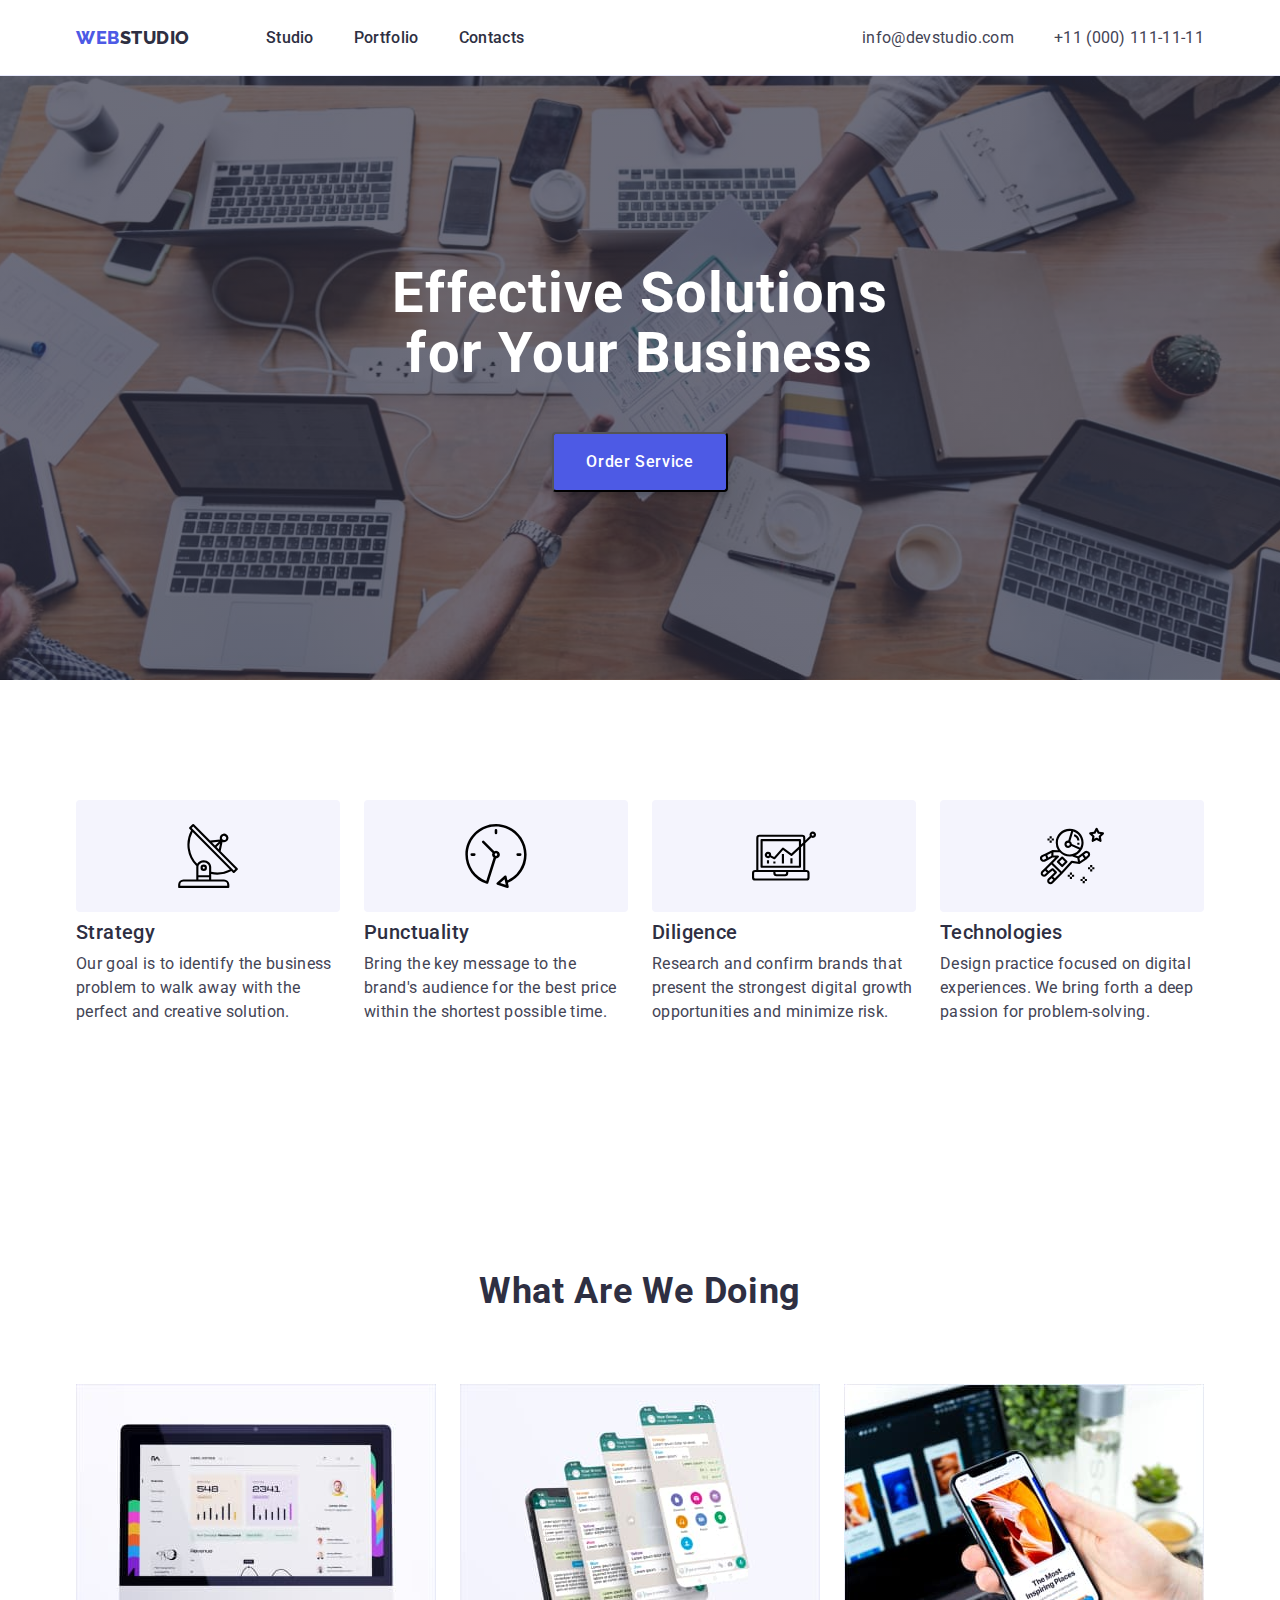
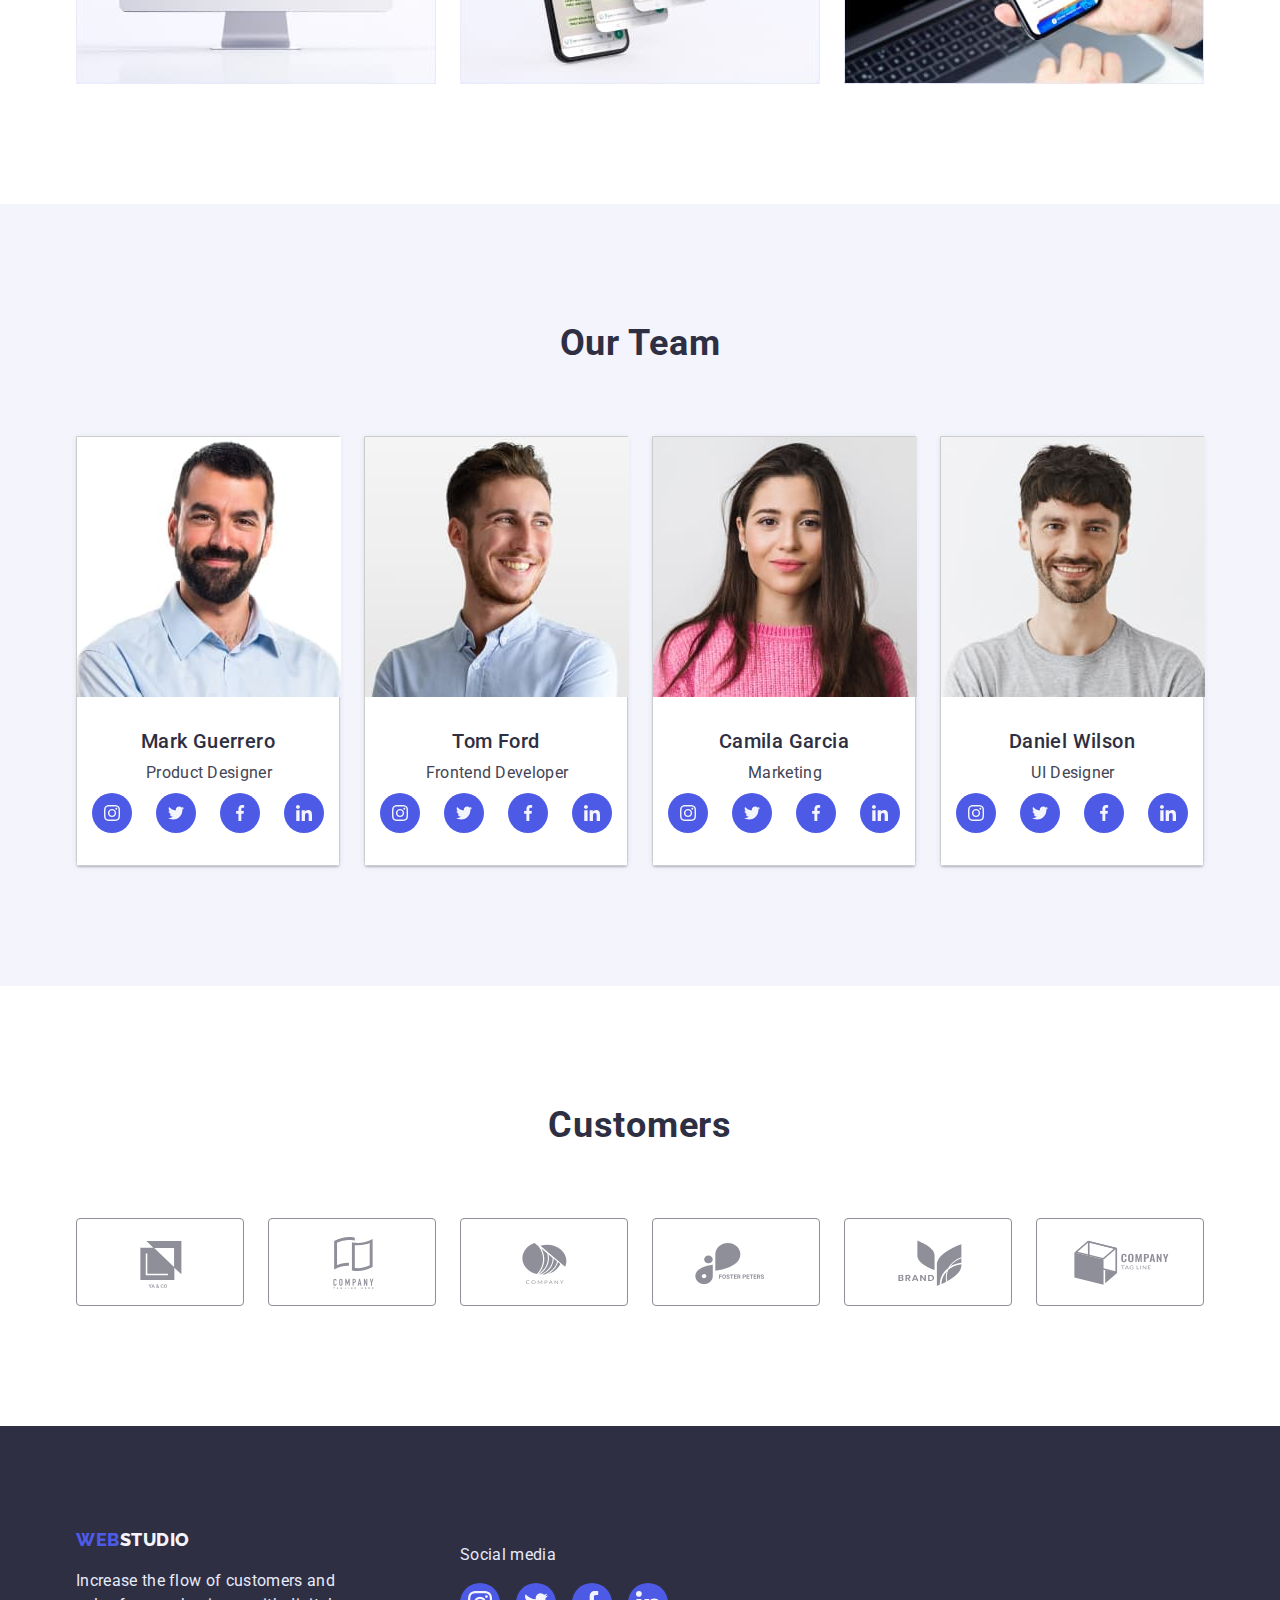
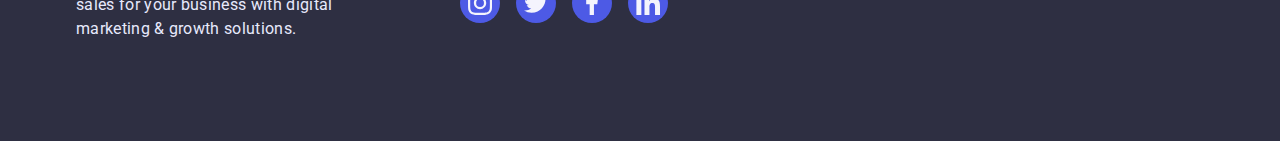
<file: index.html>
<!DOCTYPE html>
<html lang="en">
  <head>
    <meta charset="UTF-8" />
    <meta http-equiv="X-UA-Compatible" content="IE=edge" />
    <meta name="viewport" content="width=device-width, initial-scale=1.0" />
    <title>Main Page</title>
    <link rel="preconnect" href="https://fonts.googleapis.com" />
    <link rel="preconnect" href="https://fonts.gstatic.com" crossorigin />
    <link
      href="https://fonts.googleapis.com/css2?family=Raleway:wght@800&family=Roboto:wght@400;500;700&display=swap"
      rel="stylesheet"
    />
    <link
      rel="stylesheet"
      href="https://cdn.jsdelivr.net/npm/modern-normalize@1.1.0/modern-normalize.min.css"
    />
    <link rel="stylesheet" href="./css/styles.css" />
  </head>
  <body>
    <header class="page-header">
      <div class="container page-header-container">
        <nav class="page-nav">
          <a class="logo-link-header link" href="WEBSTUDIO"
            >WEB<span class="page-studio">Studio</span></a
          >
          <ul class="site-nav list">
            <li class="site-nav-item">
              <a class="site-nav link" href="./index.html">Studio</a>
            </li>
            <li class="site-nav-item">
              <a class="site-nav link" href="./portfolio.html">Portfolio</a>
            </li>
            <li class="site-nav-item">
              <a class="site-nav link" href="">Contacts</a>
            </li>
          </ul>
        </nav>
        <address class="menu-contacts">
          <ul class="menu-list list">
            <li class="menu-item">
              <a class="contacts link" href="info@devstudio.com"
                >info@devstudio.com</a
              >
            </li>
            <li class="menu-item-phone">
              <a class="contacts link" href="+110001111111"
                >+11 (000) 111-11-11</a
              >
            </li>
          </ul>
        </address>
      </div>
    </header>
    <main>
      <section class="hero">
        <div class="container">
          <h1 class="hero-title">Effective Solutions for Your Business</h1>
          <button class="modal-btn" type="button">Order Service</button>
        </div>
      </section>
      <section class="section-about-us section">
        <div class="container">
          <h2 hidden class="section-title">About us</h2>
          <ul class="section-feature list">
            <li class="section-item">
              <a href="" class="section-item-link">
                <svg class="section-item-icon" width="64" height="64">
                  <use href="./images/sprite-icons.svg#antenna"></use>
                </svg>
              </a>
              <h3 class="list-title">Strategy</h3>
              <p class="list-text">
                Our goal is to identify the business problem to walk away with
                the perfect and creative solution.
              </p>
            </li>
            <li class="section-item">
              <a href="" class="section-item-link">
                <svg class="section-item-icon" width="64" height="64">
                  <use href="./images/sprite-icons.svg#clock"></use>
                </svg>
              </a>
              <h3 class="list-title">Punctuality</h3>
              <p class="list-text">
                Bring the key message to the brand's audience for the best price
                within the shortest possible time.
              </p>
            </li>
            <li class="section-item">
              <a href="" class="section-item-link">
                <svg class="section-item-icon" width="64" height="64">
                  <use href="./images/sprite-icons.svg#diagram"></use>
                </svg>
              </a>
              <h3 class="list-title">Diligence</h3>
              <p class="list-text">
                Research and confirm brands that present the strongest digital
                growth opportunities and minimize risk.
              </p>
            </li>
            <li class="section-item">
              <a href="" class="section-item-link">
                <svg class="section-item-icon" width="64" height="64">
                  <use href="./images/sprite-icons.svg#astronaut"></use>
                </svg>
              </a>
              <h3 class="list-title">Technologies</h3>
              <p class="list-text">
                Design practice focused on digital experiences. We bring forth a
                deep passion for problem-solving.
              </p>
            </li>
          </ul>
        </div>
      </section>
      <section class="section-products section">
        <div class="container">
          <h2 class="section-title-products">What are we doing</h2>
          <ul class="section-products-list list">
            <li class="section-products-item">
              <img
                src="./images/img-gadget-1.jpg"
                alt="gadget-1"
                width="360"
                height="300"
              />
            </li>
            <li class="section-products-item">
              <img
                src="./images/img-gadget-2.jpg"
                alt="gadget-2"
                width="360"
                height="300"
              />
            </li>
            <li class="section-products-item">
              <img
                src="./images/img-gadget-3.jpg"
                alt="gadget-3"
                width="360"
                height="300"
              />
            </li>
          </ul>
        </div>
      </section>
      <section class="employees-section section">
        <div class="container">
          <h2 class="section-title-team">Our Team</h2>
          <ul class="list-profession list">
            <li class="profession-item">
              <img
                src="./images/img-card-1.jpg"
                alt="Mark Guarrero"
                width="264"
                height="260"
              />
              <div class="profession-item-employees-name">
                <h3 class="list-title">Mark Guerrero</h3>
                <p class="list-text">Product Designer</p>
                <ul class="social-list list">
                  <li class="social-list-item">
                    <a href="" class="social-list-link">
                      <svg class="social-list-icon" width="16" height="16">
                        <use href="./images/sprite.svg#instagram"></use>
                      </svg>
                    </a>
                  </li>
                  <li class="social-list-item">
                    <a href="" class="social-list-link">
                      <svg class="social-list-icon" width="16" height="16">
                        <use href="./images/sprite.svg#twitter"></use>
                      </svg>
                    </a>
                  </li>
                  <li class="social-list-item">
                    <a href="" class="social-list-link">
                      <svg class="social-list-icon" width="16" height="16">
                        <use href="./images/sprite.svg#facebook"></use>
                      </svg>
                    </a>
                  </li>
                  <li class="social-list-item">
                    <a href="" class="social-list-link">
                      <svg class="social-list-icon" width="16" height="16">
                        <use href="./images/sprite.svg#linkedin"></use>
                      </svg>
                    </a>
                  </li>
                </ul>
              </div>
            </li>
            <li class="profession-item">
              <img
                src="./images/img-card-2.jpg"
                alt="Tom Ford"
                width="264"
                height="260"
              />
              <div class="profession-item-employees-name">
                <h3 class="list-title">Tom Ford</h3>
                <p class="list-text">Frontend Developer</p>
                <ul class="social-list list">
                  <li class="social-list-item">
                    <a href="" class="social-list-link">
                      <svg class="social-list-icon" width="16" height="16">
                        <use href="./images/sprite.svg#instagram"></use>
                      </svg>
                    </a>
                  </li>
                  <li class="social-list-item">
                    <a href="" class="social-list-link">
                      <svg class="social-list-icon" width="16" height="16">
                        <use href="./images/sprite.svg#twitter"></use>
                      </svg>
                    </a>
                  </li>
                  <li class="social-list-item">
                    <a href="" class="social-list-link">
                      <svg class="social-list-icon" width="16" height="16">
                        <use href="./images/sprite.svg#facebook"></use>
                      </svg>
                    </a>
                  </li>
                  <li class="social-list-item">
                    <a href="" class="social-list-link">
                      <svg class="social-list-icon" width="16" height="16">
                        <use href="./images/sprite.svg#linkedin"></use>
                      </svg>
                    </a>
                  </li>
                </ul>
              </div>
            </li>
            <li class="profession-item">
              <img
                src="./images/img-card-3.jpg"
                alt="Camila Garcia"
                width="264"
                height="260"
              />
              <div class="profession-item-employees-name">
                <h3 class="list-title">Camila Garcia</h3>
                <p class="list-text">Marketing</p>
                <ul class="social-list list">
                  <li class="social-list-item">
                    <a href="" class="social-list-link">
                      <svg class="social-list-icon" width="16" height="16">
                        <use href="./images/sprite.svg#instagram"></use>
                      </svg>
                    </a>
                  </li>
                  <li class="social-list-item">
                    <a href="" class="social-list-link">
                      <svg class="social-list-icon" width="16" height="16">
                        <use href="./images/sprite.svg#twitter"></use>
                      </svg>
                    </a>
                  </li>
                  <li class="social-list-item">
                    <a href="" class="social-list-link">
                      <svg class="social-list-icon" width="16" height="16">
                        <use href="./images/sprite.svg#facebook"></use>
                      </svg>
                    </a>
                  </li>
                  <li class="social-list-item">
                    <a href="" class="social-list-link">
                      <svg class="social-list-icon" width="16" height="16">
                        <use href="./images/sprite.svg#linkedin"></use>
                      </svg>
                    </a>
                  </li>
                </ul>
              </div>
            </li>
            <li class="profession-item">
              <img
                src="./images/img-card-4.jpg"
                alt="Daniel Wilson"
                width="264"
                height="260"
              />
              <div class="profession-item-employees-name">
                <h3 class="list-title">Daniel Wilson</h3>
                <p class="list-text">UI Designer</p>
                <ul class="social-list list">
                  <li class="social-list-item">
                    <a href="" class="social-list-link">
                      <svg class="social-list-icon" width="16" height="16">
                        <use href="./images/sprite.svg#instagram"></use>
                      </svg>
                    </a>
                  </li>
                  <li class="social-list-item">
                    <a href="" class="social-list-link">
                      <svg class="social-list-icon" width="16" height="16">
                        <use href="./images/sprite.svg#twitter"></use>
                      </svg>
                    </a>
                  </li>
                  <li class="social-list-item">
                    <a href="" class="social-list-link">
                      <svg class="social-list-icon" width="16" height="16">
                        <use href="./images/sprite.svg#facebook"></use>
                      </svg>
                    </a>
                  </li>
                  <li class="social-list-item">
                    <a href="" class="social-list-link">
                      <svg class="social-list-icon" width="16" height="16">
                        <use href="./images/sprite.svg#linkedin"></use>
                      </svg>
                    </a>
                  </li>
                </ul>
              </div>
            </li>
          </ul>
        </div>
      </section>
      <section class="section-customers section">
        <div class="container">
          <h2 class="section-customers-title">Customers</h2>
          <ul class="section-customers-list list">
            <li class="section-customers-item">
              <a href="" class="section-customers-link">
                <svg class="section-customers-icon" width="104" height="56">
                  <use href="./images/sprite-logo.svg#logo-1"></use>
                </svg>
              </a>
            </li>
            <li class="section-customers-item">
              <a href="" class="section-customers-link">
                <svg class="section-customers-icon" width="104" height="56">
                  <use href="./images/sprite-logo.svg#logo-2"></use>
                </svg>
              </a>
            </li>
            <li class="section-customers-item">
              <a href="" class="section-customers-link">
                <svg class="section-customers-icon" width="104" height="56">
                  <use href="./images/sprite-logo.svg#logo-3"></use>
                </svg>
              </a>
            </li>
            <li class="section-customers-item">
              <a href="" class="section-customers-link">
                <svg class="section-customers-icon" width="104" height="56">
                  <use href="./images/sprite-logo.svg#logo-4"></use>
                </svg>
              </a>
            </li>
            <li class="section-customers-item">
              <a href="" class="section-customers-link">
                <svg class="section-customers-icon" width="104" height="56">
                  <use href="./images/sprite-logo.svg#logo-5"></use>
                </svg>
              </a>
            </li>
            <li class="section-customers-item">
              <a href="" class="section-customers-link">
                <svg class="section-customers-icon" width="104" height="56">
                  <use href="./images/sprite-logo.svg#logo-6"></use>
                </svg>
              </a>
            </li>
          </ul>
        </div>
      </section>
    </main>
    <footer class="page-down">
      <div class="footer-container container">
        <div class="page-down-list">
        <a class="logo-link-down link" href="WEBSTUDIO"
          >WEB<span class="studio">Studio</span></a
        >
        <p class="down-list-text">
          Increase the flow of customers and sales for your business with
          digital marketing & growth solutions.
        </p>
        </div>
        <div class="social-media">
          <p class="social-media-text">Social media</p>
          <ul class="social-media-list list">
            <li class="social-media-list-item">
              <a href="" class="social-media-list-link">
                <svg class="social-media-list-icon" width="24" height="24">
                  <use href="./images/sprite.svg#instagram"></use>
                </svg>
              </a>
            </li>
            <li class="social-media-list-item">
              <a href="" class="social-media-list-link">
                <svg class="social-media-list-icon" width="24" height="24">
                  <use href="./images/sprite.svg#twitter"></use>
                </svg>
              </a>
            </li>
            <li class="social-media-list-item">
              <a href="" class="social-media-list-link">
                <svg class="social-media-list-icon" width="24" height="24">
                  <use href="./images/sprite.svg#facebook"></use>
                </svg>
              </a>
            </li>
            <li class="social-media-list-item">
              <a href="" class="social-media-list-link">
                <svg class="social-media-list-icon" width="24" height="24">
                  <use href="./images/sprite.svg#linkedin"></use>
                </svg>
              </a>
            </li>
          </ul>
        </div>
      </div>
    </footer>
  </body>
</html>
</file>
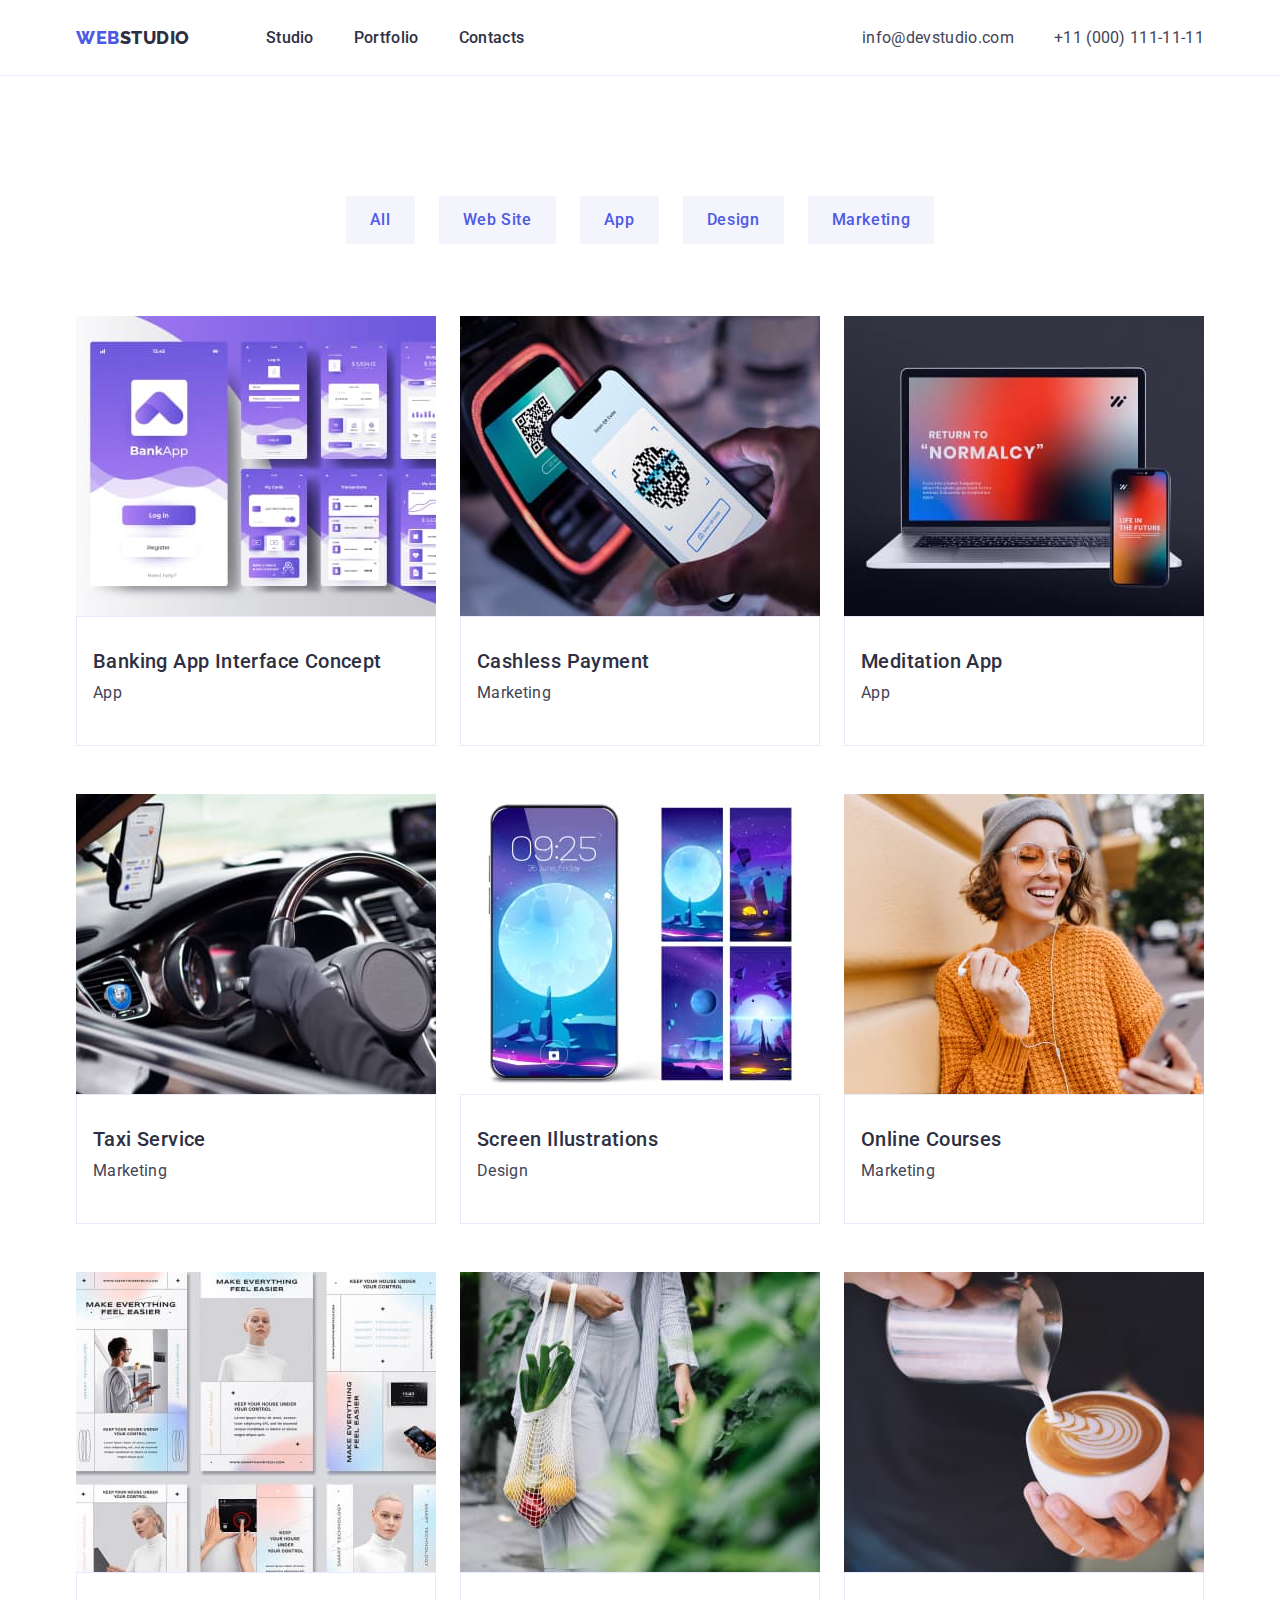
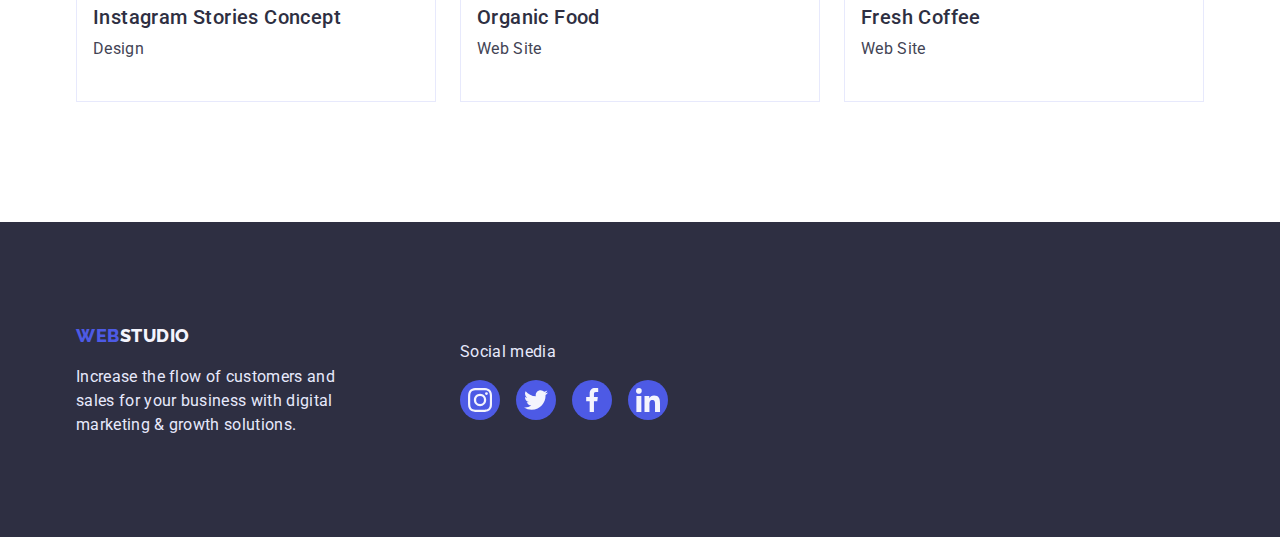
<file: portfolio.html>
<!DOCTYPE html>
<html lang="en">
  <head>
    <meta charset="UTF-8" />
    <meta http-equiv="X-UA-Compatible" content="IE=edge" />
    <meta name="viewport" content="width=device-width, initial-scale=1.0" />
    <title>Portfolio</title>
    <link rel="preconnect" href="https://fonts.googleapis.com" />
    <link rel="preconnect" href="https://fonts.gstatic.com" crossorigin />
    <link
      href="https://fonts.googleapis.com/css2?family=Raleway:wght@800&family=Roboto:wght@400;500;700&display=swap"
      rel="stylesheet"
    />
    <link
      rel="stylesheet"
      href="https://cdn.jsdelivr.net/npm/modern-normalize@1.1.0/modern-normalize.min.css"
    />
    <link rel="stylesheet" href="./css/styles.css" />
  </head>
  <body>
    <header class="page-header">
      <div class="container page-header-container">
        <nav class="page-nav">
          <a class="logo-link-header link" href="WEBSTUDIO"
            >WEB<span class="page-studio">Studio</span></a
          >
          <ul class="site-nav list">
            <li class="site-nav-item">
              <a class="site-nav link" href="./index.html">Studio</a>
            </li>
            <li class="site-nav-item">
              <a class="site-nav link" href="./portfolio.html">Portfolio</a>
            </li>
            <li class="site-nav-item">
              <a class="site-nav link" href="">Contacts</a>
            </li>
          </ul>
        </nav>
        <address class="menu-contacts">
          <ul class="menu-list list">
            <li class="menu-item">
              <a class="contacts link" href="info@devstudio.com"
                >info@devstudio.com</a
              >
            </li>
            <li class="menu-item-phone">
              <a class="contacts link" href="+110001111111"
                >+11 (000) 111-11-11</a
              >
            </li>
          </ul>
        </address>
      </div>
    </header>
    <main>
      <section class="portfolio section">
        <div class="container">
          <h1 hidden class="section-title">Portfolio</h1>
          <ul class="filters-btn list">
            <li>
              <button class="filter-btn-item" type="button">All</button>
            </li>
            <li>
              <button class="filter-btn-item" type="button">Web Site</button>
            </li>
            <li>
              <button class="filter-btn-item" type="button">App</button>
            </li>
            <li>
              <button class="filter-btn-item" type="button">Design</button>
            </li>
            <li>
              <button class="filter-btn-item" type="button">Marketing</button>
            </li>
          </ul>

          <ul class="cards-menu-link list">
            <li class="card-item list">
              <a class="link" href="#">
                <img
                  src="./images/img-row-up-1.jpg"
                  alt="Banking App Interface Concept"
                  width="360"
                  height="300"
                />
                <div class="card-list-title-text">
                  <h2 class="list-title">Banking App Interface Concept</h2>
                  <p class="list-text">App</p>
                </div>
              </a>
            </li>
            <li class="card-item list">
              <a class="link" href="#">
                <img
                  src="./images/img-row-up-2.jpg"
                  alt="Cashless Payment"
                  width="360"
                  height="300"
                />
                <div class="card-list-title-text">
                  <h2 class="list-title">Cashless Payment</h2>
                  <p class="list-text">Marketing</p>
                </div>
              </a>
            </li>
            <li class="card-item list">
              <a class="link" href="#">
                <img
                  src="./images/img-row-up-3.jpg"
                  alt="Meditaion App"
                  width="360"
                  height="300"
                />
                <div class="card-list-title-text">
                  <h2 class="list-title">Meditation App</h2>
                  <p class="list-text">App</p>
                </div>
              </a>
            </li>
            <li class="card-item list">
              <a class="link" href="#">
                <img
                  src="./images/img-row-medium-1.jpg"
                  alt="Taxi Service"
                  width="360"
                  height="300"
                />
                <div class="card-list-title-text">
                  <h2 class="list-title">Taxi Service</h2>
                  <p class="list-text">Marketing</p>
                </div>
              </a>
            </li>
            <li class="card-item list">
              <a class="link" href="#">
                <img
                  src="./images/img-row-medium-2.jpg"
                  alt="Screen Illustrations"
                  width="360"
                  height="300"
                />
                <div class="card-list-title-text">
                  <h2 class="list-title">Screen Illustrations</h2>
                  <p class="list-text">Design</p>
                </div>
              </a>
            </li>
            <li class="card-item list">
              <a class="link" href="#">
                <img
                  src="./images/img-row-medium-3.jpg"
                  alt="Online Courses"
                  width="360"
                  height="300"
                />
                <div class="card-list-title-text">
                  <h2 class="list-title">Online Courses</h2>
                  <p class="list-text">Marketing</p>
                </div>
              </a>
            </li>
            <li class="card-item list">
              <a class="link" href="#">
                <img
                  src="./images/img-row-down-1.jpg"
                  alt="Instagram Stories Concept"
                  width="360"
                  height="300"
                />
                <div class="card-list-title-text">
                  <h2 class="list-title">Instagram Stories Concept</h2>
                  <p class="list-text">Design</p>
                </div>
              </a>
            </li>
            <li class="card-item list">
              <a class="link" href="#">
                <img
                  src="./images/img-row-down-2.jpg"
                  alt="Organic Food"
                  width="360"
                  height="300"
                />
                <div class="card-list-title-text">
                  <h2 class="list-title">Organic Food</h2>
                  <p class="list-text">Web Site</p>
                </div>
              </a>
            </li>
            <li class="card-item list">
              <a class="link" href="#">
                <img
                  src="./images/img-row-down-3.jpg"
                  alt="Fresh Coffee"
                  width="360"
                  height="300"
                />
                <div class="card-list-title-text">
                  <h2 class="list-title">Fresh Coffee</h2>
                  <p class="list-text">Web Site</p>
                </div>
              </a>
            </li>
          </ul>
        </div>
      </section>
    </main>
    <footer class="page-down">
      <div class="footer-container container">
        <div class="page-down-list">
        <a class="logo-link-down link" href="WEBSTUDIO"
          >WEB<span class="studio">Studio</span></a
        >
        <p class="down-list-text">
          Increase the flow of customers and sales for your business with
          digital marketing & growth solutions.
        </p>
        </div>
        <div class="social-media">
          <p class="social-media-text">Social media</p>
          <ul class="social-media-list list">
            <li class="social-media-list-item">
              <a href="" class="social-media-list-link">
                <svg class="social-media-list-icon" width="24" height="24">
                  <use href="./images/sprite.svg#instagram"></use>
                </svg>
              </a>
            </li>
            <li class="social-media-list-item">
              <a href="" class="social-media-list-link">
                <svg class="social-media-list-icon" width="24" height="24">
                  <use href="./images/sprite.svg#twitter"></use>
                </svg>
              </a>
            </li>
            <li class="social-media-list-item">
              <a href="" class="social-media-list-link">
                <svg class="social-media-list-icon" width="24" height="24">
                  <use href="./images/sprite.svg#facebook"></use>
                </svg>
              </a>
            </li>
            <li class="social-media-list-item">
              <a href="" class="social-media-list-link">
                <svg class="social-media-list-icon" width="24" height="24">
                  <use href="./images/sprite.svg#linkedin"></use>
                </svg>
              </a>
            </li>
          </ul>
        </div>
      </div>
    </footer>
  </body>
</html>
</file>
<file: css/styles.css>
:root {
  --primary-font: "Roboto", sans-serif;
  --secondary-font: "Raleway", sans-serif;
  --accent-color: #404bbf;
  --text-color: #2e2f42;
  --background-color: #2e2f42;
}

h1,
h2,
h3,
h4,
p {
  margin: 0;
  padding: 0;
}

ul,
ol {
  margin: 0;
  padding: 0;
}

img {
  display: block;
}

.modal-btn {
  cursor: pointer;
}

.list {
  list-style: none;
}

.link {
  text-decoration: none;
}

body {
  font-family: var(--primary-font);
   color: #434455;
}

.page-header {
  border-bottom: 1px solid #E7E9FC;
}

.container {
  width: 1158px;
  margin-left: auto;
  margin-right: auto;
  padding-right: 15px;
  padding-left: 15px;
   }

 .page-header-container {
display: flex;
align-items: center;
justify-content: space-between;
 }

 .page-nav {
display: flex;
align-items: center;
 }

  .site-nav {
display: flex;
align-items: center;
 }

 .site-nav-item:not(:last-child) {
  margin-right: 40px;
 }

  .menu-list {
 display: flex;
 align-items: center;
 }

.logo-link-header {
  font-family: var(--secondary-font);
  font-weight: 800;
  font-size: 18px;
  line-height: 1.17;
  letter-spacing: 0.03em;
  align-items: center;
  text-transform: uppercase;
  margin-right: 76px;
  padding-top: 24px;
  padding-bottom: 24px;
  padding-left: 0px;
   color: #4d5ae5;
}

.web {
  font-family: var(--secondary-font);
  font-weight: 800;
  font-size: 18px;
  line-height: 1.5;
  letter-spacing: 0.03em;
  color: #4d5ae5;
}

.page-studio {
  font-family: var(--secondary-font);
  font-weight: 800;
  font-size: 18px;
  line-height: 1.5;
  letter-spacing: 0.03em;
  color: var(--text-color);
}

.site-nav .link {
  font-weight: 500;
  font-size: 16px;
  line-height: 1.5;
  letter-spacing: 0.02em;
  color: var(--text-color);
}

.site-nav .link:hover,
.site-nav .link:focus {
  color: var(--accent-color);
}

.menu-list .link {
  font-weight: 400;
  font-size: 16px;
  line-height: 1.5;
  letter-spacing: 0.02em;
  color: #434455;
}

.menu-list .link:hover,
.menu-list .link:focus {
  color: var(--accent-color);
}

.list-title {
  font-weight: 500;
  font-size: 20px;
  line-height: 1.2;
  letter-spacing: 0.02em;
  margin-bottom: 8px;
  color: var(--text-color);
}

.list-text {
  font-weight: 400;
  font-size: 16px;
  line-height: 1.5;
  letter-spacing: 0.02em;
  width: 264px;
  color: #434455;
  margin-bottom: 8px;
}

.menu-contacts {
  font-style: normal;
  margin-left: auto;
}

.menu-item-phone {
  margin-left: 40px;
}

  
.section {
  padding-top: 120px;
  padding-bottom: 120px;
   }

.hero {
background-color:var(--background-color);
background-image: linear-gradient(
   rgba(46, 47, 66, 0.7),
   rgba(46, 47, 66, 0.7)
   ), 
   url(../images/hero-bg.jpg);
background-repeat: no-repeat;
background-position: center;
background-size: cover;
padding-top: 188px;
padding-bottom: 188px;
}

.hero-title {
font-family: var(--primary-font);
 font-weight: 700;
 font-size: 56px;
 line-height: 1.07;
 text-align: center;
 letter-spacing: 0.02em;
  width: 496px;
  margin-left: auto;
  margin-right: auto;
 color: #ffffff;
  }

  .modal-btn {
    display: flex;
    font-family: var(--primary-font);
    font-weight: 500;
    font-size: 16px;
    line-height: 1.5;
    letter-spacing: 0.04em; 
    color: #FFFFFF;
    padding: 16px 32px;
    margin-top: 48px;
    margin-left: auto;
    margin-right: auto;
    text-align: center;
    background-color: #4D5AE5;
    box-shadow: 0px 4px 4px rgba(0, 0, 0, 0.15);
    border-radius: 4px;
  }
  
  .modal-btn:hover,
  .modal-btn:focus {
  color: #FFFFFF;
  background-color: var(--accent-color);
    }
  
.section-feature {
display: flex;
flex-wrap:wrap;
gap: 24px;
}

.section-item-link {
  display: flex;
  justify-content: center;
  align-items: center;
  width: 264x;
  height: 112px;
  background: #F4F4FD;
  border-radius: 4px;
  margin-bottom: 8px;
 }
  
.section-title-products {
   font-style: normal;
  font-weight: 700;
  font-size: 36px;
  line-height: 1.11;
  letter-spacing: 0.02em;
  text-transform: capitalize;
 margin-bottom: 72px;
  color: var(--text-color);
 text-align: center;
}

.section-products-list {
 display: flex;
flex-wrap:wrap;
gap: 24px;
}

.employees-section {
  background-color: #F4F4FD;
 }

 .section-title-team {
  font-style: normal;
 font-weight: 700;
 font-size: 36px;
 line-height: 1.11;
 letter-spacing: 0.02em;
 text-transform: capitalize;
 color:var(--text-color); 
 text-align: center;
 margin-bottom: 72px;
     }

.list-profession {
display: flex;
flex-wrap: wrap;
gap: 24px;
}

.profession-item {
width: 264px;
border: 1px solid #ccc;
box-shadow: 0px 1px 6px rgba(46, 47, 66, 0.08), 0px 1px 1px rgba(46, 47, 66, 0.16), 0px 2px 1px rgba(46, 47, 66, 0.08);
border-radius: 0px 0px 4px 4px;
}

.profession-item-employees-name {
  padding-top: 32px;
  padding-bottom: 32px;
  text-align: center;
  background-color: #FFFFFF;
}

.social-list-link {
  display: flex;
  justify-content: center;
  align-items: center;
  width: 40px;
  height: 40px;
  border-radius: 50%;
  background-color: #4D5AE5;  
 }

 .social-list {
  display: flex;
  justify-content: center;
  gap: 24px;
 }

 .social-list-icon {
fill: #f4f4fd;
 }

 .social-list-link:hover,
 .social-list-link:focus {
  background-color: #404BBF;
 }
  
 .social-list-link {
  background-color: #4D5AE5;
 }

 .section-customers-title {
    font-style: normal;
   font-weight: 700;
   font-size: 36px;
   line-height: 1.11;
   letter-spacing: 0.02em;
   text-transform: capitalize;
   color:var(--text-color); 
   text-align: center;
   margin-bottom: 72px;
   }

  .section-customers-list {
  display: flex;
  justify-content: center;
  gap: 24px;
   }

 .section-customers-link {
  display: flex;
  justify-content: center;
  align-items: center;
  width: 168px;
  height: 88px;
  background: #FFFFFF;
  border-radius: 4px;
  border: 1px solid #8e8f99;
  color: #8e8f99;
  }

  .section-customers-icon {
 fill: currentColor;
  }
 
 .section-customers-link:hover, 
 .section-customers-link:focus {
  border: 1px solid #404BBF;
  color: #404BBF;
 }

  .footer-container {
  display: flex;
  align-items: center;
  padding-top: 100px;
  padding-bottom:100px;
    }
  
 .logo-link-down {
  font-family: var(--secondary-font);
  font-weight: 800;
  font-size: 18px;
  line-height: 1.17;
  letter-spacing: 0.03em;
  align-items: center;
  text-transform: uppercase;
  color: #4d5ae5;
}

.studio {
  font-family: var(--secondary-font);
  font-weight: 800;
  font-size: 18px;
  line-height: 1.5;
  letter-spacing: 0.03em;
  color: #f4f4fd;
}

.down-list-text {
  font-weight: 400;
  font-size: 16px;
  line-height: 1.5;
  letter-spacing: 0.02em;
  width: 264px;
  margin-top: 16px;
  color: #E7E9FC;
}

.footer-container {
  display: flex;
  align-items: center;
   padding-top: 100px;
  padding-bottom:100px;
    }

.page-down {
  background-color: var(--background-color);
  }
  
.social-media-list {
  display: flex;
  gap: 16px;
  margin-top: 16px;
  }

 .social-media-text {
  font-weight: 400;
  font-size: 16px;
  line-height: 1.5;
  letter-spacing: 0.02em;
  color: #E7E9FC;
 }   
 
 .social-media-list-icon {
  fill: #f4f4fd;
  }
      
.social-media-list-link:hover,
.social-media-list-link:focus {
  background-color: #31D0AA;
   }
        
.social-media-list-link {
  display: flex;
  justify-content: center;
  align-items: center;
  width: 40px;
  height: 40px;
  border-radius: 50%;
  background-color: #4D5AE5; 
   }

 .social-media {
margin-left: 120px;
 }

.filters-btn {
display: flex;
flex-direction: row;
align-items: center;
margin-bottom: 72px;
justify-content:center;
text-align: center;
gap: 24px;
}
      
.filter-btn-item {
  font-family: var(--primary-font);
  font-weight: 500;
  font-size: 16px;
  line-height: 1.5;
  letter-spacing: 0.04em; 
  color: #4D5AE5;
  background-color: #F4F4FD;
  padding: 12px 24px;
  cursor: pointer;
  border: none;
}

.filter-btn-item:hover,
.filter-btn-item:focus {
color: #FFFFFF;
background-color: var(--accent-color);
}

.filter-btn-item:hover,
.filter-btn-item:focus {
  box-shadow: 0px 3px 1px rgba(0, 0, 0, 0.1), 0px 2px 1px rgba(0, 0, 0, 0.08), 0px 2px 2px rgba(0, 0, 0, 0.12);
}

.cards-menu-link {
  display: flex;
  flex-wrap: wrap;
  column-gap: 24px;
  }

 .card-item:not(:nth-last-child(-n + 3)) {
 margin-bottom: 48px;
   }

.card-item:hover {
box-shadow: 0px 1px 6px rgba(46, 47, 66, 0.08), 0px 1px 1px rgba(46, 47, 66, 0.16), 0px 2px 1px rgba(46, 47, 66, 0.08);
border-radius: 0px 0px 4px 4px;
}

.card-list-title-text {
  padding-top: 32px;
  padding-bottom: 32px;
  padding-left: 16px;
  border: 1px solid #E7E9FC;
}
</file>
